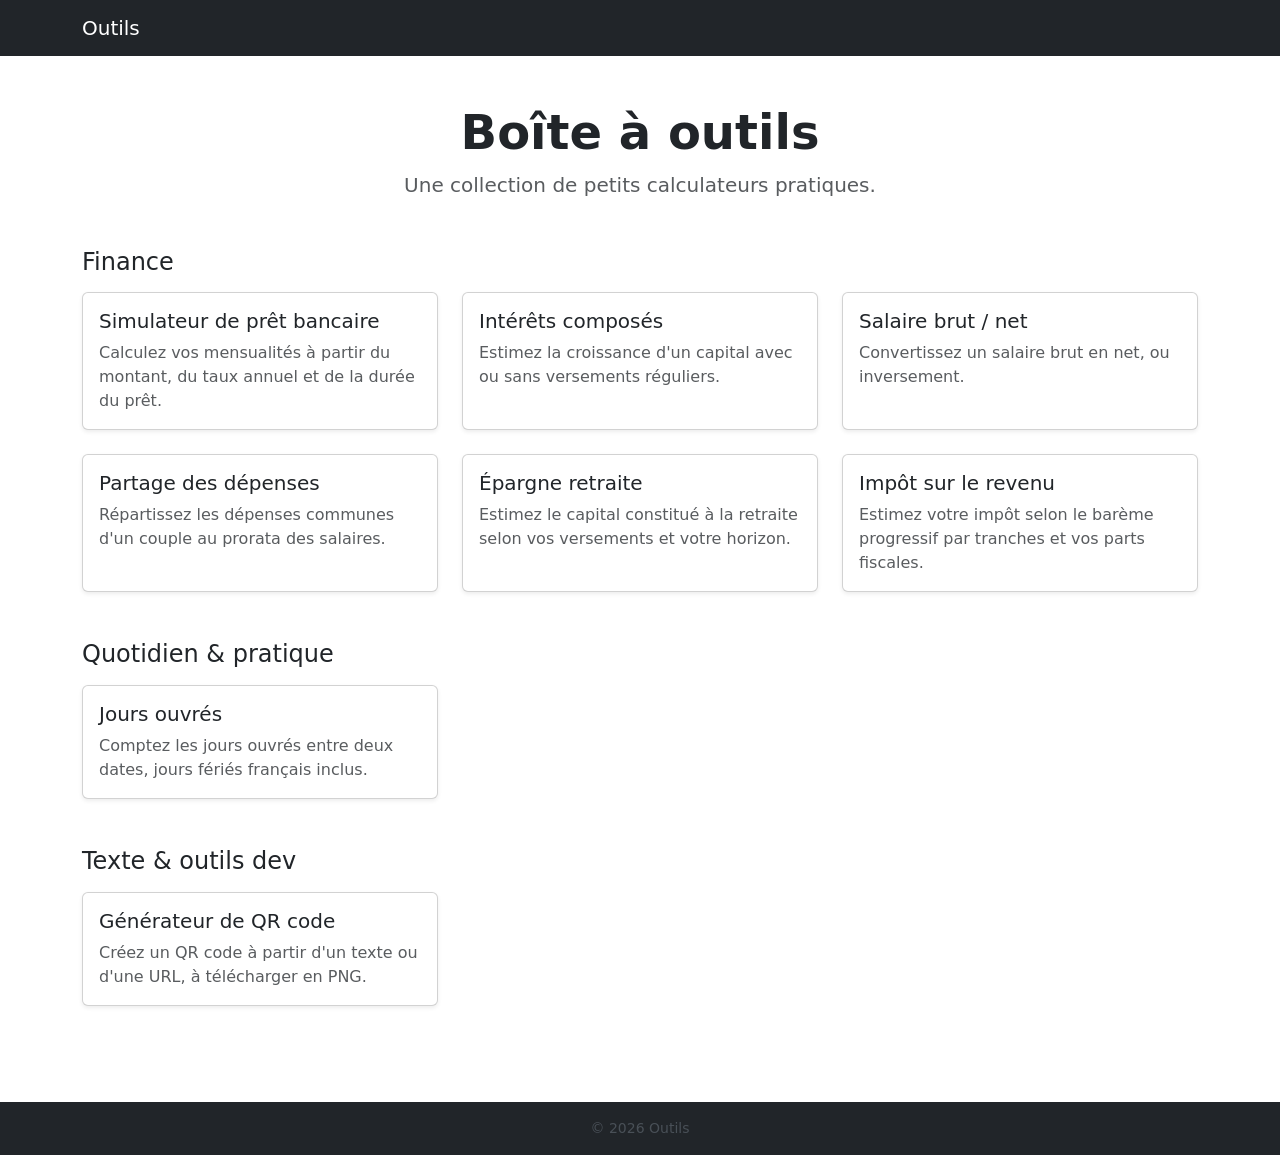
<file: index.html>
<!doctype html>
<html lang="fr">
<head>
  <meta charset="UTF-8">
  <meta name="viewport" content="width=device-width, initial-scale=1">
  <title>Outils &mdash; Boîte à outils</title>
  <link href="https://cdn.jsdelivr.net/npm/bootstrap@5.3.3/dist/css/bootstrap.min.css" rel="stylesheet">
  <link href="assets/css/style.css?v=1" rel="stylesheet">
</head>
<body>
<!-- Un commentaire pour tester-->
  <nav class="navbar navbar-expand-lg navbar-dark bg-dark">
    <div class="container">
      <a class="navbar-brand" href="index.html">Outils</a>
    </div>
  </nav>

  <main class="container py-5">
    <div class="text-center mb-5">
      <h1 class="display-5 fw-bold">Boîte à outils</h1>
      <p class="lead text-body-secondary">Une collection de petits calculateurs pratiques.</p>
    </div>

    <section class="mb-5">
      <h2 class="h4 mb-3">Finance</h2>
      <div class="row row-cols-1 row-cols-md-3 g-4">
        <div class="col">
          <a href="pret/index.html" class="text-decoration-none text-reset">
            <div class="card h-100 shadow-sm tool-card">
              <div class="card-body">
                <h5 class="card-title">Simulateur de prêt bancaire</h5>
                <p class="card-text text-body-secondary">Calculez vos mensualités à partir du montant, du taux annuel et de la durée du prêt.</p>
              </div>
            </div>
          </a>
        </div>

        <div class="col">
          <a href="interets-composes/index.html" class="text-decoration-none text-reset">
            <div class="card h-100 shadow-sm tool-card">
              <div class="card-body">
                <h5 class="card-title">Intérêts composés</h5>
                <p class="card-text text-body-secondary">Estimez la croissance d'un capital avec ou sans versements réguliers.</p>
              </div>
            </div>
          </a>
        </div>

        <div class="col">
          <a href="salaire/index.html" class="text-decoration-none text-reset">
            <div class="card h-100 shadow-sm tool-card">
              <div class="card-body">
                <h5 class="card-title">Salaire brut / net</h5>
                <p class="card-text text-body-secondary">Convertissez un salaire brut en net, ou inversement.</p>
              </div>
            </div>
          </a>
        </div>

        <div class="col">
          <a href="partage-depenses/index.html" class="text-decoration-none text-reset">
            <div class="card h-100 shadow-sm tool-card">
              <div class="card-body">
                <h5 class="card-title">Partage des dépenses</h5>
                <p class="card-text text-body-secondary">Répartissez les dépenses communes d'un couple au prorata des salaires.</p>
              </div>
            </div>
          </a>
        </div>

        <div class="col">
          <a href="epargne-retraite/index.html" class="text-decoration-none text-reset">
            <div class="card h-100 shadow-sm tool-card">
              <div class="card-body">
                <h5 class="card-title">Épargne retraite</h5>
                <p class="card-text text-body-secondary">Estimez le capital constitué à la retraite selon vos versements et votre horizon.</p>
              </div>
            </div>
          </a>
        </div>

        <div class="col">
          <a href="impot-revenu/index.html" class="text-decoration-none text-reset">
            <div class="card h-100 shadow-sm tool-card">
              <div class="card-body">
                <h5 class="card-title">Impôt sur le revenu</h5>
                <p class="card-text text-body-secondary">Estimez votre impôt selon le barème progressif par tranches et vos parts fiscales.</p>
              </div>
            </div>
          </a>
        </div>
      </div>
    </section>

    <section class="mb-5">
      <h2 class="h4 mb-3">Quotidien &amp; pratique</h2>
      <div class="row row-cols-1 row-cols-md-3 g-4">
        <div class="col">
          <a href="jours-ouvres/index.html" class="text-decoration-none text-reset">
            <div class="card h-100 shadow-sm tool-card">
              <div class="card-body">
                <h5 class="card-title">Jours ouvrés</h5>
                <p class="card-text text-body-secondary">Comptez les jours ouvrés entre deux dates, jours fériés français inclus.</p>
              </div>
            </div>
          </a>
        </div>
      </div>
    </section>

    <section class="mb-5">
      <h2 class="h4 mb-3">Texte &amp; outils dev</h2>
      <div class="row row-cols-1 row-cols-md-3 g-4">
        <div class="col">
          <a href="qr-code/index.html" class="text-decoration-none text-reset">
            <div class="card h-100 shadow-sm tool-card">
              <div class="card-body">
                <h5 class="card-title">Générateur de QR code</h5>
                <p class="card-text text-body-secondary">Créez un QR code à partir d'un texte ou d'une URL, à télécharger en PNG.</p>
              </div>
            </div>
          </a>
        </div>
      </div>
    </section>
  </main>

  <footer class="bg-dark text-light-emphasis py-3">
    <div class="container text-center small">
      &copy; <span id="year"></span> Outils
    </div>
  </footer>

  <script src="https://cdn.jsdelivr.net/npm/bootstrap@5.3.3/dist/js/bootstrap.bundle.min.js"></script>
  <script>
    document.getElementById('year').textContent = new Date().getFullYear();
  </script>
</body>
</html>
</file>
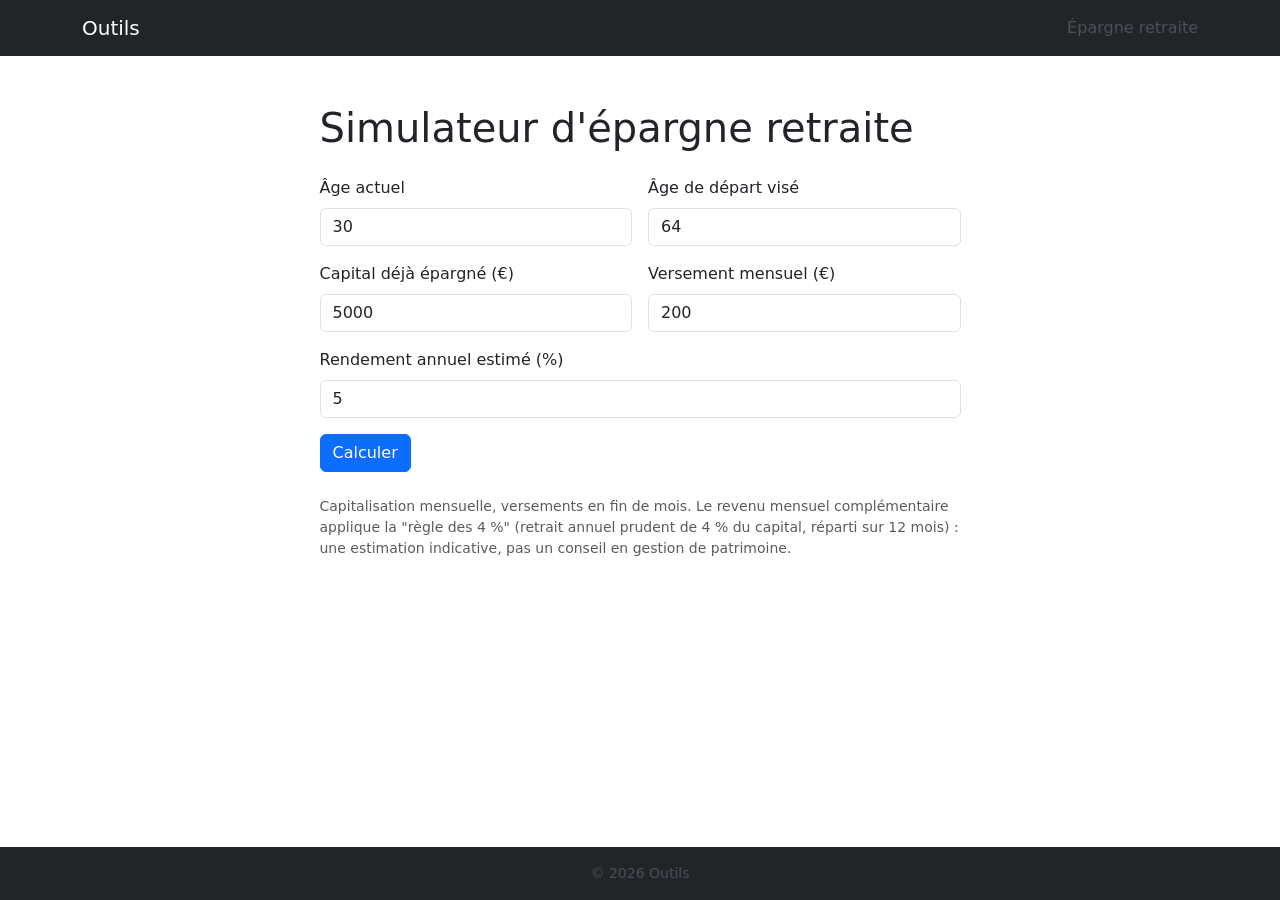
<file: epargne-retraite/index.html>
<!doctype html>
<html lang="fr">
<head>
  <meta charset="UTF-8">
  <meta name="viewport" content="width=device-width, initial-scale=1">
  <title>Épargne retraite &mdash; Outils</title>
  <link href="https://cdn.jsdelivr.net/npm/bootstrap@5.3.3/dist/css/bootstrap.min.css" rel="stylesheet">
  <link href="../assets/css/style.css?v=1" rel="stylesheet">
</head>
<body>

  <nav class="navbar navbar-expand-lg navbar-dark bg-dark">
    <div class="container">
      <a class="navbar-brand" href="../index.html">Outils</a>
      <span class="navbar-text text-light-emphasis">Épargne retraite</span>
    </div>
  </nav>

  <main class="container py-5">
    <div class="row justify-content-center">
      <div class="col-lg-7">
        <h1 class="mb-4">Simulateur d'épargne retraite</h1>

        <form id="retirement-form" class="row g-3" novalidate>
          <div class="col-sm-6">
            <label for="current-age" class="form-label">Âge actuel</label>
            <input type="number" class="form-control" id="current-age" min="0" max="100" step="1" value="30" required>
          </div>
          <div class="col-sm-6">
            <label for="retirement-age" class="form-label">Âge de départ visé</label>
            <input type="number" class="form-control" id="retirement-age" min="0" max="100" step="1" value="64" required>
          </div>
          <div class="col-sm-6">
            <label for="capital" class="form-label">Capital déjà épargné (&euro;)</label>
            <input type="number" class="form-control" id="capital" min="0" step="10" value="5000" required>
          </div>
          <div class="col-sm-6">
            <label for="contribution" class="form-label">Versement mensuel (&euro;)</label>
            <input type="number" class="form-control" id="contribution" min="0" step="10" value="200" required>
          </div>
          <div class="col-12">
            <label for="rate" class="form-label">Rendement annuel estimé (%)</label>
            <input type="number" class="form-control" id="rate" min="0" step="0.1" value="5" required>
          </div>
          <div class="col-12">
            <button type="submit" class="btn btn-primary">Calculer</button>
          </div>
        </form>

        <div id="result" class="result-box p-4 mt-4 d-none">
          <div class="row text-center">
            <div class="col-6 col-md-3 mb-3 mb-md-0">
              <div class="text-body-secondary small">Durée d'épargne</div>
              <div class="fs-5 fw-semibold" id="duration">&mdash;</div>
            </div>
            <div class="col-6 col-md-3 mb-3 mb-md-0">
              <div class="text-body-secondary small">Total versé</div>
              <div class="fs-5 fw-semibold" id="total-contributed">&mdash;</div>
            </div>
            <div class="col-6 col-md-3">
              <div class="text-body-secondary small">Capital à la retraite</div>
              <div class="fs-5 fw-semibold" id="final-amount">&mdash;</div>
            </div>
            <div class="col-6 col-md-3">
              <div class="text-body-secondary small">Revenu mensuel compl.</div>
              <div class="fs-5 fw-semibold" id="monthly-income">&mdash;</div>
            </div>
          </div>
        </div>

        <p class="text-body-secondary small mt-4">
          Capitalisation mensuelle, versements en fin de mois. Le revenu mensuel complémentaire applique la
          "règle des 4 %" (retrait annuel prudent de 4 % du capital, réparti sur 12 mois) : une estimation
          indicative, pas un conseil en gestion de patrimoine.
        </p>
      </div>
    </div>
  </main>

  <footer class="bg-dark text-light-emphasis py-3 mt-auto">
    <div class="container text-center small">
      &copy; <span id="year"></span> Outils
    </div>
  </footer>

  <script src="https://cdn.jsdelivr.net/npm/bootstrap@5.3.3/dist/js/bootstrap.bundle.min.js"></script>
  <script src="script.js?v=1"></script>
  <script>
    document.getElementById('year').textContent = new Date().getFullYear();
  </script>
</body>
</html>
</file>
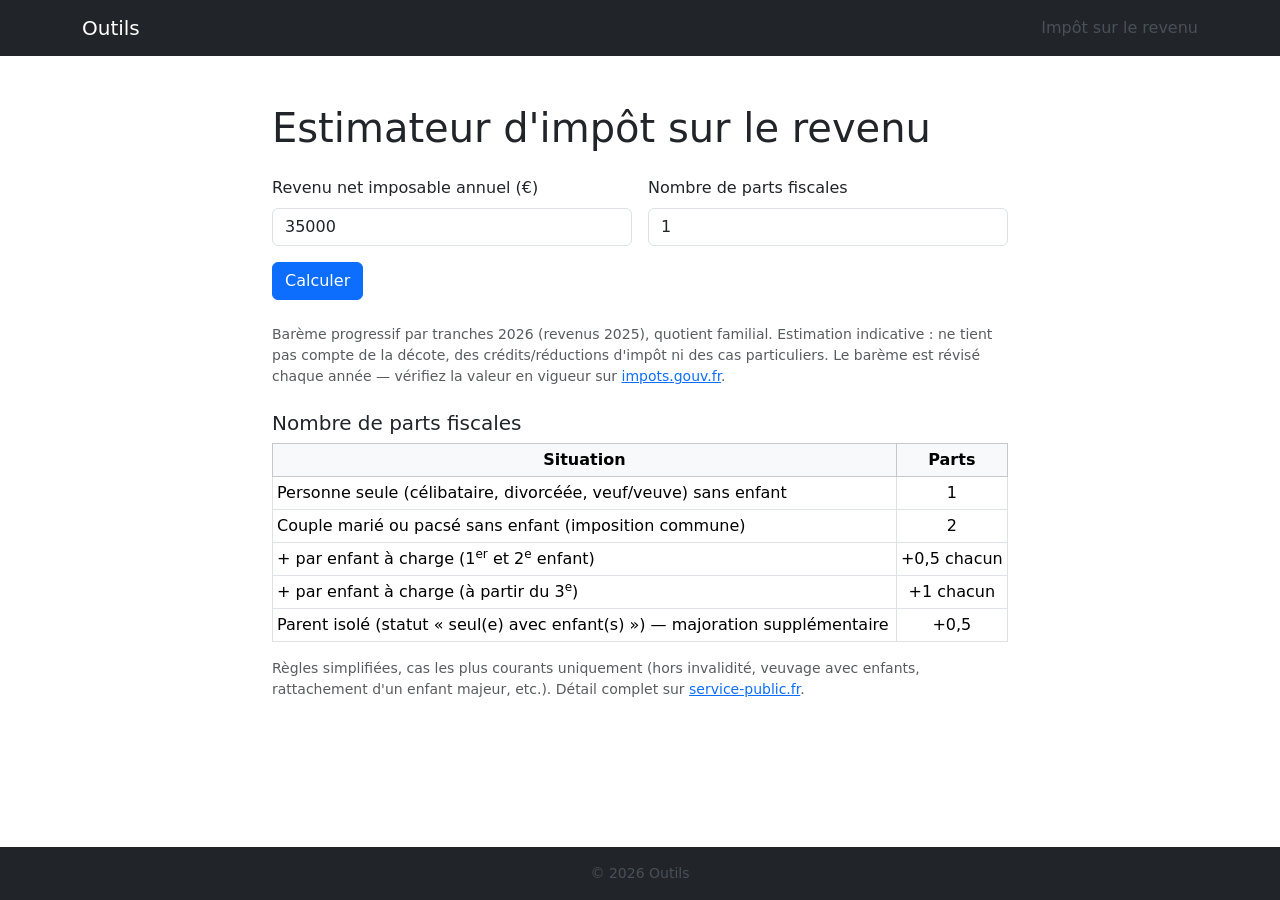
<file: impot-revenu/index.html>
<!doctype html>
<html lang="fr">
<head>
  <meta charset="UTF-8">
  <meta name="viewport" content="width=device-width, initial-scale=1">
  <title>Impôt sur le revenu &mdash; Outils</title>
  <link href="https://cdn.jsdelivr.net/npm/bootstrap@5.3.3/dist/css/bootstrap.min.css" rel="stylesheet">
  <link href="../assets/css/style.css?v=1" rel="stylesheet">
</head>
<body>

  <nav class="navbar navbar-expand-lg navbar-dark bg-dark">
    <div class="container">
      <a class="navbar-brand" href="../index.html">Outils</a>
      <span class="navbar-text text-light-emphasis">Impôt sur le revenu</span>
    </div>
  </nav>

  <main class="container py-5">
    <div class="row justify-content-center">
      <div class="col-lg-8">
        <h1 class="mb-4">Estimateur d'impôt sur le revenu</h1>

        <form id="tax-form" class="row g-3" novalidate>
          <div class="col-sm-6">
            <label for="income" class="form-label">Revenu net imposable annuel (&euro;)</label>
            <input type="number" class="form-control" id="income" min="0" step="10" value="35000" required>
          </div>
          <div class="col-sm-6">
            <label for="parts" class="form-label">Nombre de parts fiscales</label>
            <input type="number" class="form-control" id="parts" min="1" step="0.5" value="1" required>
          </div>
          <div class="col-12">
            <button type="submit" class="btn btn-primary">Calculer</button>
          </div>
        </form>

        <div id="result" class="mt-4 d-none">
          <div class="result-box p-4">
            <div class="row text-center">
              <div class="col-4">
                <div class="text-body-secondary small">Impôt estimé</div>
                <div class="fs-5 fw-semibold" id="total-tax">&mdash;</div>
              </div>
              <div class="col-4">
                <div class="text-body-secondary small">Taux moyen</div>
                <div class="fs-5 fw-semibold" id="average-rate">&mdash;</div>
              </div>
              <div class="col-4">
                <div class="text-body-secondary small">Taux marginal</div>
                <div class="fs-5 fw-semibold" id="marginal-rate">&mdash;</div>
              </div>
            </div>
          </div>

          <div class="table-responsive mt-4">
            <table class="table table-bordered align-middle text-center">
              <thead class="table-light">
                <tr>
                  <th scope="col">Tranche (par part)</th>
                  <th scope="col">Taux</th>
                  <th scope="col">Base imposable (par part)</th>
                  <th scope="col">Impôt (par part)</th>
                </tr>
              </thead>
              <tbody id="bracket-rows"></tbody>
            </table>
          </div>
          <p class="text-body-secondary small">
            Impôt total = impôt par part &times; nombre de parts = <span id="tax-formula">&mdash;</span>
          </p>
        </div>

        <p class="text-body-secondary small mt-4">
          Barème progressif par tranches 2026 (revenus 2025), quotient familial. Estimation indicative :
          ne tient pas compte de la décote, des crédits/réductions d'impôt ni des cas particuliers. Le
          barème est révisé chaque année — vérifiez la valeur en vigueur sur
          <a href="https://www.impots.gouv.fr/particulier/questions/comment-est-calcule-mon-impot" target="_blank" rel="noopener">impots.gouv.fr</a>.
        </p>

        <h2 class="h5 mt-4">Nombre de parts fiscales</h2>
        <div class="table-responsive">
          <table class="table table-bordered align-middle text-center table-sm">
            <thead class="table-light">
              <tr>
                <th scope="col">Situation</th>
                <th scope="col">Parts</th>
              </tr>
            </thead>
            <tbody>
              <tr>
                <td class="text-start">Personne seule (célibataire, divorcé&eacute;e, veuf/veuve) sans enfant</td>
                <td>1</td>
              </tr>
              <tr>
                <td class="text-start">Couple mari&eacute; ou pacs&eacute; sans enfant (imposition commune)</td>
                <td>2</td>
              </tr>
              <tr>
                <td class="text-start">+ par enfant &agrave; charge (1<sup>er</sup> et 2<sup>e</sup> enfant)</td>
                <td>+0,5 chacun</td>
              </tr>
              <tr>
                <td class="text-start">+ par enfant &agrave; charge (&agrave; partir du 3<sup>e</sup>)</td>
                <td>+1 chacun</td>
              </tr>
              <tr>
                <td class="text-start">Parent isol&eacute; (statut &laquo;&nbsp;seul(e) avec enfant(s)&nbsp;&raquo;) &mdash; majoration suppl&eacute;mentaire</td>
                <td>+0,5</td>
              </tr>
            </tbody>
          </table>
        </div>
        <p class="text-body-secondary small">
          Règles simplifiées, cas les plus courants uniquement (hors invalidité, veuvage avec enfants,
          rattachement d'un enfant majeur, etc.). Détail complet sur
          <a href="https://www.service-public.gouv.fr/particuliers/vosdroits/F1419" target="_blank" rel="noopener">service-public.fr</a>.
        </p>
      </div>
    </div>
  </main>

  <footer class="bg-dark text-light-emphasis py-3 mt-auto">
    <div class="container text-center small">
      &copy; <span id="year"></span> Outils
    </div>
  </footer>

  <script src="https://cdn.jsdelivr.net/npm/bootstrap@5.3.3/dist/js/bootstrap.bundle.min.js"></script>
  <script src="script.js?v=3"></script>
  <script>
    document.getElementById('year').textContent = new Date().getFullYear();
  </script>
</body>
</html>
</file>
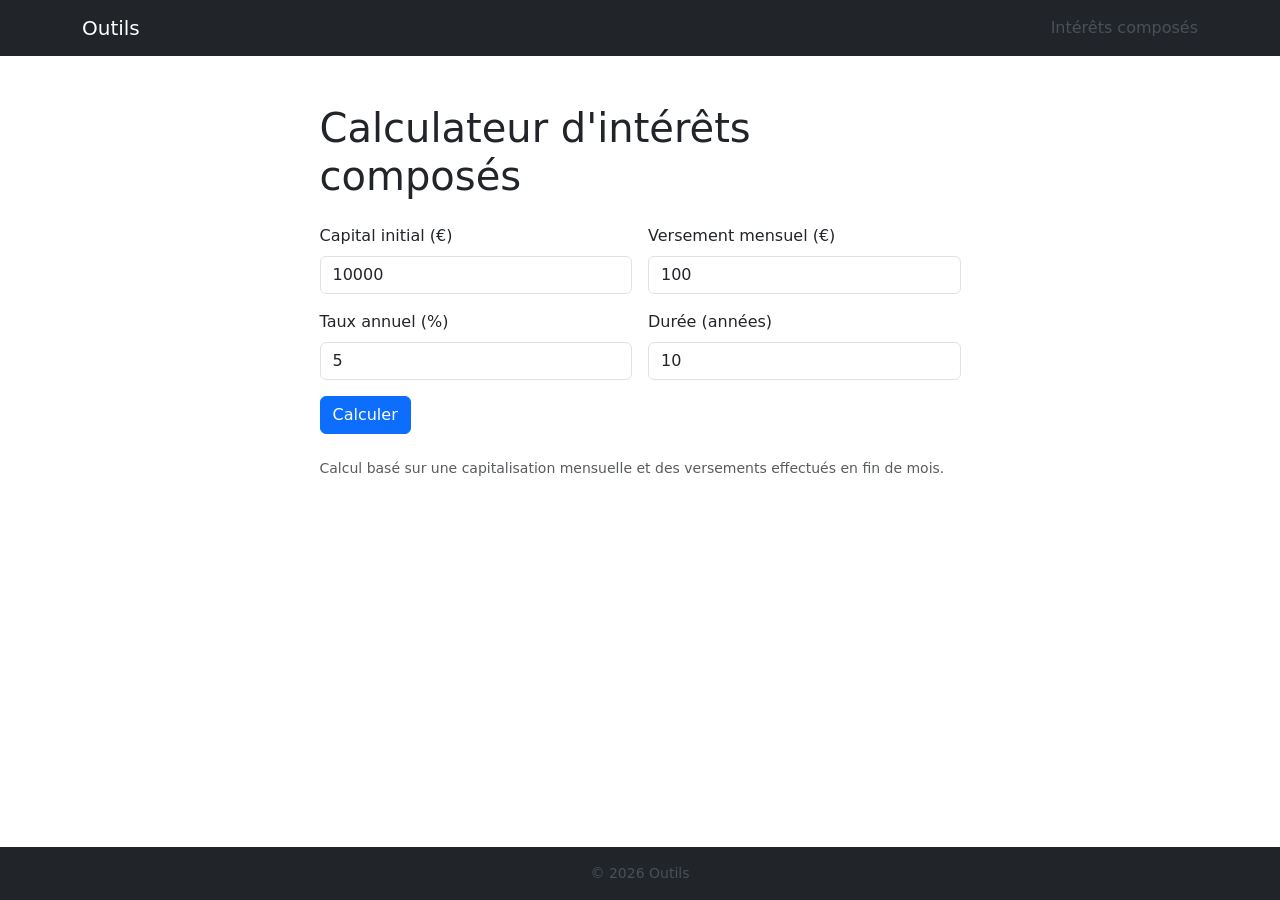
<file: interets-composes/index.html>
<!doctype html>
<html lang="fr">
<head>
  <meta charset="UTF-8">
  <meta name="viewport" content="width=device-width, initial-scale=1">
  <title>Intérêts composés &mdash; Outils</title>
  <link href="https://cdn.jsdelivr.net/npm/bootstrap@5.3.3/dist/css/bootstrap.min.css" rel="stylesheet">
  <link href="../assets/css/style.css?v=1" rel="stylesheet">
</head>
<body>

  <nav class="navbar navbar-expand-lg navbar-dark bg-dark">
    <div class="container">
      <a class="navbar-brand" href="../index.html">Outils</a>
      <span class="navbar-text text-light-emphasis">Intérêts composés</span>
    </div>
  </nav>

  <main class="container py-5">
    <div class="row justify-content-center">
      <div class="col-lg-7">
        <h1 class="mb-4">Calculateur d'intérêts composés</h1>

        <form id="compound-form" class="row g-3" novalidate>
          <div class="col-sm-6">
            <label for="principal" class="form-label">Capital initial (&euro;)</label>
            <input type="number" class="form-control" id="principal" min="0" step="10" value="10000" required>
          </div>
          <div class="col-sm-6">
            <label for="contribution" class="form-label">Versement mensuel (&euro;)</label>
            <input type="number" class="form-control" id="contribution" min="0" step="10" value="100">
          </div>
          <div class="col-sm-6">
            <label for="rate" class="form-label">Taux annuel (%)</label>
            <input type="number" class="form-control" id="rate" min="0" step="0.1" value="5" required>
          </div>
          <div class="col-sm-6">
            <label for="years" class="form-label">Durée (années)</label>
            <input type="number" class="form-control" id="years" min="1" step="1" value="10" required>
          </div>
          <div class="col-12">
            <button type="submit" class="btn btn-primary">Calculer</button>
          </div>
        </form>

        <div id="result" class="result-box p-4 mt-4 d-none">
          <div class="row text-center">
            <div class="col-md-4 mb-3 mb-md-0">
              <div class="text-body-secondary small">Montant final</div>
              <div class="fs-4 fw-semibold" id="final-amount">&mdash;</div>
            </div>
            <div class="col-md-4 mb-3 mb-md-0">
              <div class="text-body-secondary small">Total versé</div>
              <div class="fs-4 fw-semibold" id="total-contributed">&mdash;</div>
            </div>
            <div class="col-md-4">
              <div class="text-body-secondary small">Intérêts gagnés</div>
              <div class="fs-4 fw-semibold" id="total-interest">&mdash;</div>
            </div>
          </div>
        </div>

        <p class="text-body-secondary small mt-4">
          Calcul basé sur une capitalisation mensuelle et des versements effectués en fin de mois.
        </p>
      </div>
    </div>
  </main>

  <footer class="bg-dark text-light-emphasis py-3 mt-auto">
    <div class="container text-center small">
      &copy; <span id="year"></span> Outils
    </div>
  </footer>

  <script src="https://cdn.jsdelivr.net/npm/bootstrap@5.3.3/dist/js/bootstrap.bundle.min.js"></script>
  <script src="script.js?v=1"></script>
  <script>
    document.getElementById('year').textContent = new Date().getFullYear();
  </script>
</body>
</html>
</file>
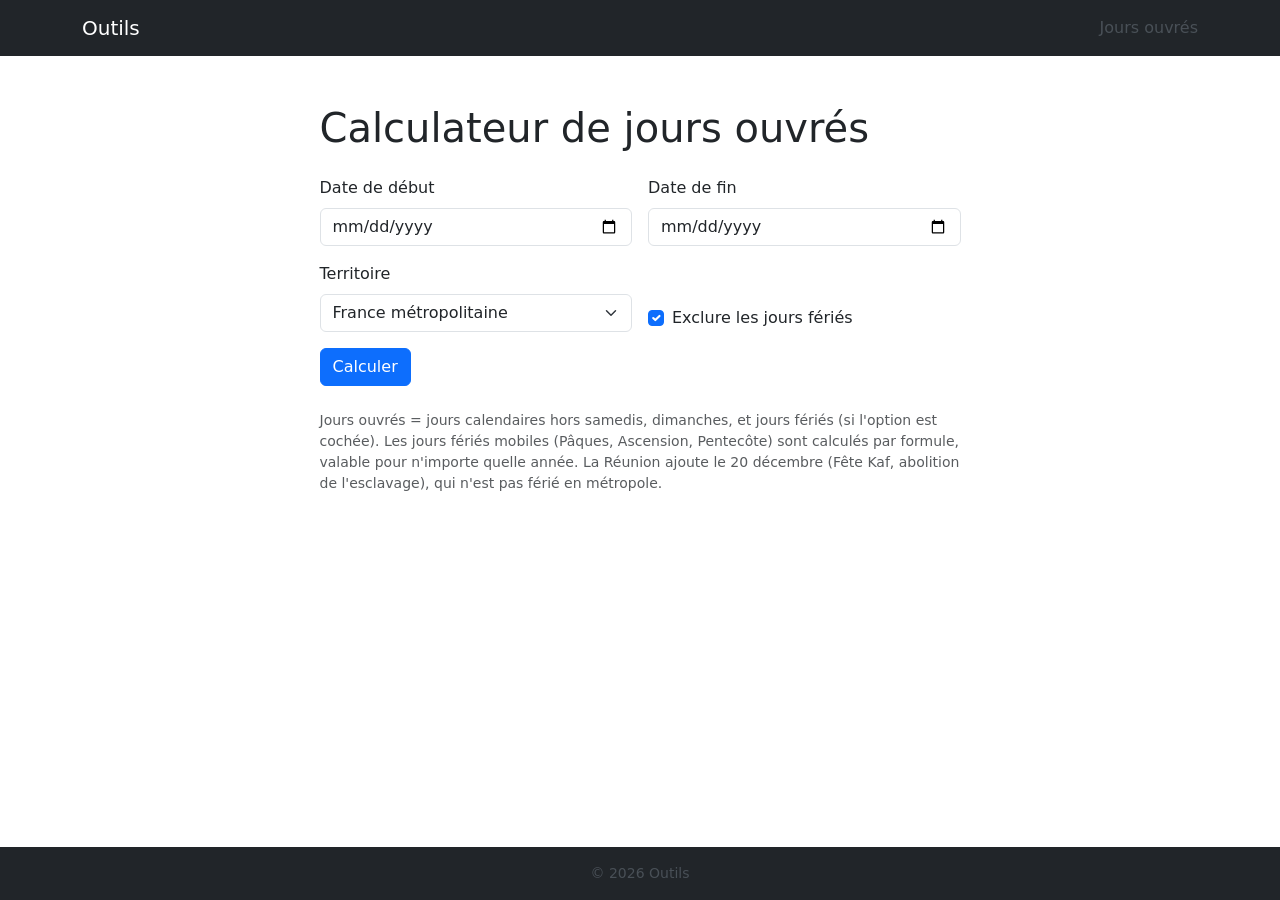
<file: jours-ouvres/index.html>
<!doctype html>
<html lang="fr">
<head>
  <meta charset="UTF-8">
  <meta name="viewport" content="width=device-width, initial-scale=1">
  <title>Jours ouvrés &mdash; Outils</title>
  <link href="https://cdn.jsdelivr.net/npm/bootstrap@5.3.3/dist/css/bootstrap.min.css" rel="stylesheet">
  <link href="../assets/css/style.css?v=1" rel="stylesheet">
</head>
<body>

  <nav class="navbar navbar-expand-lg navbar-dark bg-dark">
    <div class="container">
      <a class="navbar-brand" href="../index.html">Outils</a>
      <span class="navbar-text text-light-emphasis">Jours ouvrés</span>
    </div>
  </nav>

  <main class="container py-5">
    <div class="row justify-content-center">
      <div class="col-lg-7">
        <h1 class="mb-4">Calculateur de jours ouvrés</h1>

        <form id="days-form" class="row g-3" novalidate>
          <div class="col-sm-6">
            <label for="start-date" class="form-label">Date de début</label>
            <input type="date" class="form-control" id="start-date" required>
          </div>
          <div class="col-sm-6">
            <label for="end-date" class="form-label">Date de fin</label>
            <input type="date" class="form-control" id="end-date" required>
          </div>
          <div class="col-sm-6">
            <label for="territory" class="form-label">Territoire</label>
            <select class="form-select" id="territory">
              <option value="metropole" selected>France métropolitaine</option>
              <option value="reunion">La Réunion</option>
            </select>
          </div>
          <div class="col-sm-6 d-flex align-items-end">
            <div class="form-check">
              <input class="form-check-input" type="checkbox" id="exclude-holidays" checked>
              <label class="form-check-label" for="exclude-holidays">
                Exclure les jours fériés
              </label>
            </div>
          </div>
          <div class="col-12">
            <button type="submit" class="btn btn-primary">Calculer</button>
          </div>
        </form>

        <div id="result" class="mt-4 d-none">
          <div class="result-box p-4">
            <div class="row text-center">
              <div class="col-4">
                <div class="text-body-secondary small">Jours calendaires</div>
                <div class="fs-5 fw-semibold" id="calendar-days">&mdash;</div>
              </div>
              <div class="col-4">
                <div class="text-body-secondary small">Week-ends exclus</div>
                <div class="fs-5 fw-semibold" id="weekend-days">&mdash;</div>
              </div>
              <div class="col-4">
                <div class="text-body-secondary small">Jours ouvrés</div>
                <div class="fs-5 fw-semibold" id="working-days">&mdash;</div>
              </div>
            </div>
          </div>

          <div id="holidays-section" class="mt-4 d-none">
            <h2 class="h6">Jours fériés dans la période (exclus du calcul)</h2>
            <ul id="holidays-list" class="list-group"></ul>
          </div>
        </div>

        <p class="text-body-secondary small mt-4">
          Jours ouvrés = jours calendaires hors samedis, dimanches, et jours fériés (si l'option est cochée).
          Les jours fériés mobiles (Pâques, Ascension, Pentecôte) sont calculés par formule, valable pour
          n'importe quelle année. La Réunion ajoute le 20 décembre (Fête Kaf, abolition de l'esclavage), qui
          n'est pas férié en métropole.
        </p>
      </div>
    </div>
  </main>

  <footer class="bg-dark text-light-emphasis py-3 mt-auto">
    <div class="container text-center small">
      &copy; <span id="year"></span> Outils
    </div>
  </footer>

  <script src="https://cdn.jsdelivr.net/npm/bootstrap@5.3.3/dist/js/bootstrap.bundle.min.js"></script>
  <script src="script.js?v=1"></script>
  <script>
    document.getElementById('year').textContent = new Date().getFullYear();
  </script>
</body>
</html>
</file>
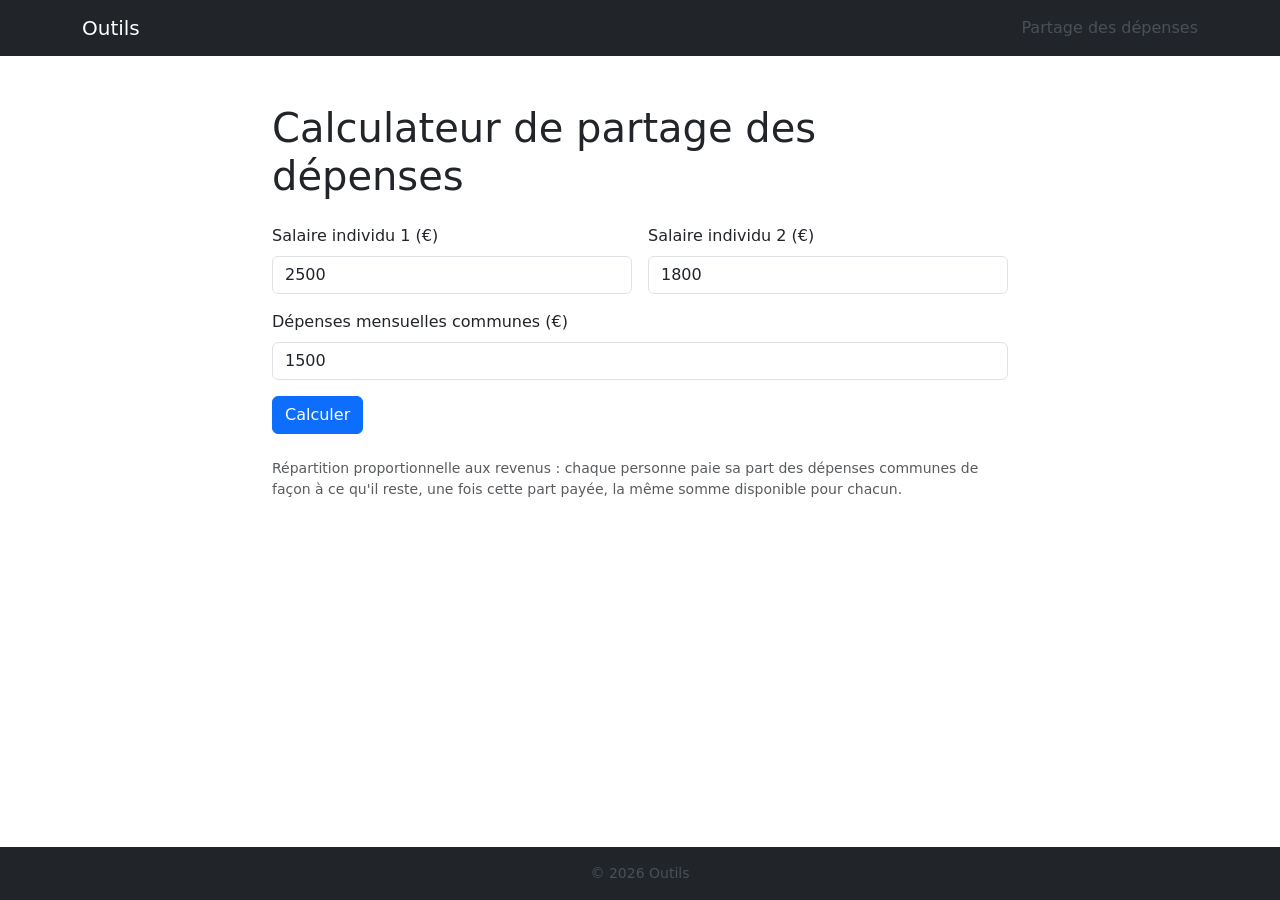
<file: partage-depenses/index.html>
<!doctype html>
<html lang="fr">
<head>
  <meta charset="UTF-8">
  <meta name="viewport" content="width=device-width, initial-scale=1">
  <title>Partage des dépenses &mdash; Outils</title>
  <link href="https://cdn.jsdelivr.net/npm/bootstrap@5.3.3/dist/css/bootstrap.min.css" rel="stylesheet">
  <link href="../assets/css/style.css?v=1" rel="stylesheet">
</head>
<body>

  <nav class="navbar navbar-expand-lg navbar-dark bg-dark">
    <div class="container">
      <a class="navbar-brand" href="../index.html">Outils</a>
      <span class="navbar-text text-light-emphasis">Partage des dépenses</span>
    </div>
  </nav>

  <main class="container py-5">
    <div class="row justify-content-center">
      <div class="col-lg-8">
        <h1 class="mb-4">Calculateur de partage des dépenses</h1>

        <form id="split-form" class="row g-3" novalidate>
          <div class="col-sm-6">
            <label for="salary1" class="form-label">Salaire individu 1 (&euro;)</label>
            <input type="number" class="form-control" id="salary1" min="0" step="10" value="2500" required>
          </div>
          <div class="col-sm-6">
            <label for="salary2" class="form-label">Salaire individu 2 (&euro;)</label>
            <input type="number" class="form-control" id="salary2" min="0" step="10" value="1800" required>
          </div>
          <div class="col-12">
            <label for="expenses" class="form-label">Dépenses mensuelles communes (&euro;)</label>
            <input type="number" class="form-control" id="expenses" min="0" step="10" value="1500" required>
          </div>
          <div class="col-12">
            <button type="submit" class="btn btn-primary">Calculer</button>
          </div>
        </form>

        <div id="result" class="mt-4 d-none">
          <div class="result-box p-4">
            <div class="row text-center">
              <div class="col-6 col-md-3 mb-3 mb-md-0">
                <div class="text-body-secondary small">Revenu total</div>
                <div class="fs-5 fw-semibold" id="total-income">&mdash;</div>
              </div>
              <div class="col-6 col-md-3 mb-3 mb-md-0">
                <div class="text-body-secondary small">Dépenses communes</div>
                <div class="fs-5 fw-semibold" id="total-expenses">&mdash;</div>
              </div>
              <div class="col-6 col-md-3">
                <div class="text-body-secondary small">Reste (foyer)</div>
                <div class="fs-5 fw-semibold" id="total-rest">&mdash;</div>
              </div>
              <div class="col-6 col-md-3">
                <div class="text-body-secondary small">Reste individuel</div>
                <div class="fs-5 fw-semibold" id="individual-rest">&mdash;</div>
              </div>
            </div>
          </div>

          <div class="table-responsive mt-4">
            <table class="table table-bordered align-middle text-center">
              <thead class="table-light">
                <tr>
                  <th scope="col">Détail du calcul</th>
                  <th scope="col">Individu 1</th>
                  <th scope="col">Individu 2</th>
                </tr>
              </thead>
              <tbody>
                <tr>
                  <th scope="row" class="text-start">Salaire</th>
                  <td id="row-salary-1">&mdash;</td>
                  <td id="row-salary-2">&mdash;</td>
                </tr>
                <tr>
                  <th scope="row" class="text-start">&minus; Reste individuel</th>
                  <td id="row-individual-rest-1">&mdash;</td>
                  <td id="row-individual-rest-2">&mdash;</td>
                </tr>
                <tr class="table-primary fw-semibold">
                  <th scope="row" class="text-start">= Part à payer sur les dépenses communes</th>
                  <td id="row-share-1">&mdash;</td>
                  <td id="row-share-2">&mdash;</td>
                </tr>
                <tr class="text-body-secondary">
                  <th scope="row" class="text-start">Reste après sa part (contrôle)</th>
                  <td id="row-check-1">&mdash;</td>
                  <td id="row-check-2">&mdash;</td>
                </tr>
              </tbody>
            </table>
          </div>

          <p id="negative-note" class="text-body-secondary small mt-3 d-none">
            Une part à payer négative signifie que cet individu gagne moins que le reste individuel visé :
            l'autre personne doit alors couvrir toutes les dépenses communes et lui reverser la différence
            pour équilibrer.
          </p>
        </div>

        <p class="text-body-secondary small mt-4">
          Répartition proportionnelle aux revenus : chaque personne paie sa part des dépenses communes de
          façon à ce qu'il reste, une fois cette part payée, la même somme disponible pour chacun.
        </p>
      </div>
    </div>
  </main>

  <footer class="bg-dark text-light-emphasis py-3 mt-auto">
    <div class="container text-center small">
      &copy; <span id="year"></span> Outils
    </div>
  </footer>

  <script src="https://cdn.jsdelivr.net/npm/bootstrap@5.3.3/dist/js/bootstrap.bundle.min.js"></script>
  <script src="script.js?v=1"></script>
  <script>
    document.getElementById('year').textContent = new Date().getFullYear();
  </script>
</body>
</html>
</file>
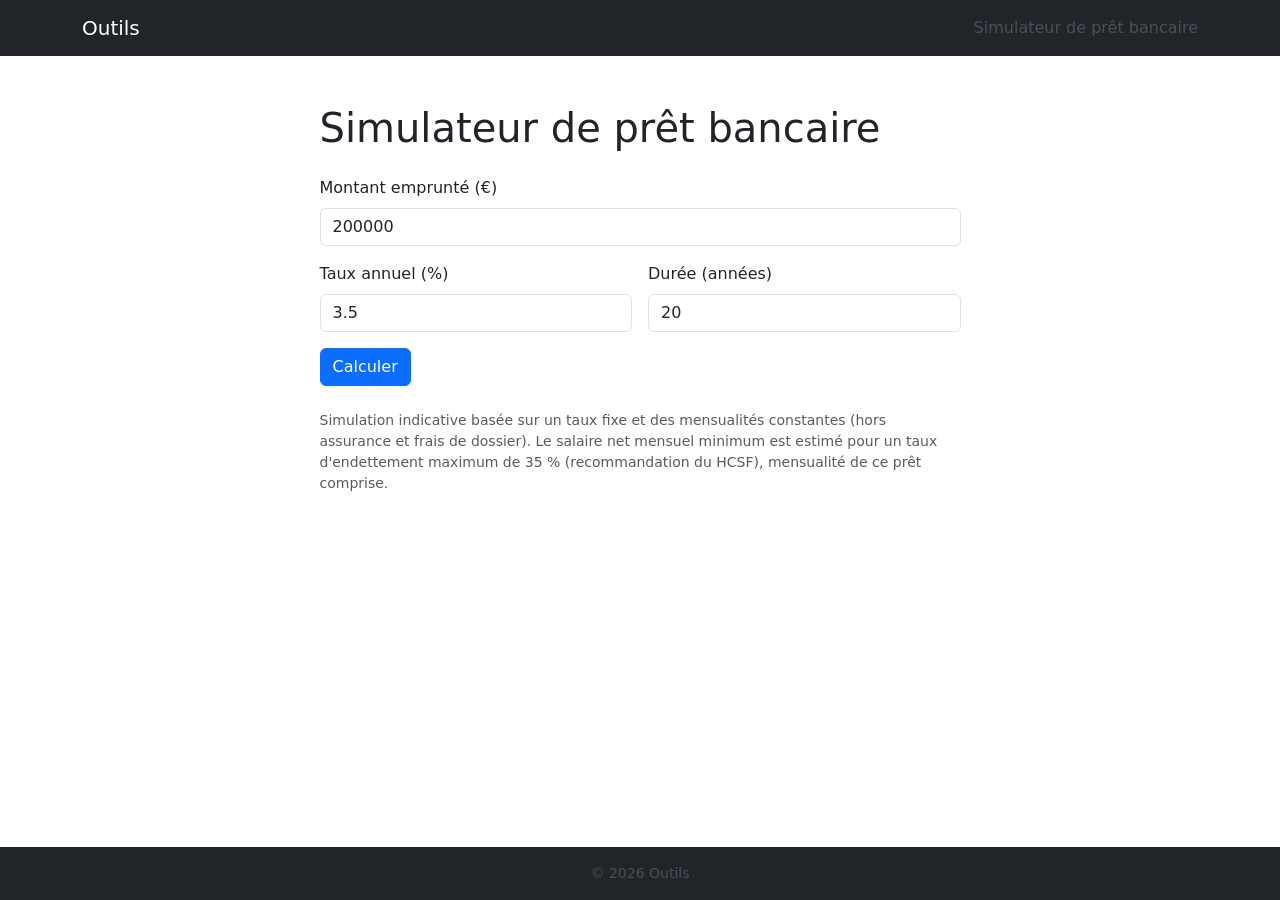
<file: pret/index.html>
<!doctype html>
<html lang="fr">
<head>
  <meta charset="UTF-8">
  <meta name="viewport" content="width=device-width, initial-scale=1">
  <title>Simulateur de prêt bancaire &mdash; Outils</title>
  <link href="https://cdn.jsdelivr.net/npm/bootstrap@5.3.3/dist/css/bootstrap.min.css" rel="stylesheet">
  <link href="../assets/css/style.css?v=1" rel="stylesheet">
</head>
<body>

  <nav class="navbar navbar-expand-lg navbar-dark bg-dark">
    <div class="container">
      <a class="navbar-brand" href="../index.html">Outils</a>
      <span class="navbar-text text-light-emphasis">Simulateur de prêt bancaire</span>
    </div>
  </nav>

  <main class="container py-5">
    <div class="row justify-content-center">
      <div class="col-lg-7">
        <h1 class="mb-4">Simulateur de prêt bancaire</h1>

        <form id="loan-form" class="row g-3" novalidate>
          <div class="col-12">
            <label for="amount" class="form-label">Montant emprunté (&euro;)</label>
            <input type="number" class="form-control" id="amount" min="0" step="10" value="200000" required>
          </div>
          <div class="col-sm-6">
            <label for="rate" class="form-label">Taux annuel (%)</label>
            <input type="number" class="form-control" id="rate" min="0" step="0.01" value="3.5" required>
          </div>
          <div class="col-sm-6">
            <label for="years" class="form-label">Durée (années)</label>
            <input type="number" class="form-control" id="years" min="1" step="1" value="20" required>
          </div>
          <div class="col-12">
            <button type="submit" class="btn btn-primary">Calculer</button>
          </div>
        </form>

        <div id="result" class="result-box p-4 mt-4 d-none">
          <div class="row text-center">
            <div class="col-6 col-md-3 mb-3 mb-md-0">
              <div class="text-body-secondary small">Mensualité</div>
              <div class="fs-4 fw-semibold" id="monthly-payment">&mdash;</div>
            </div>
            <div class="col-6 col-md-3 mb-3 mb-md-0">
              <div class="text-body-secondary small">Coût total du crédit</div>
              <div class="fs-4 fw-semibold" id="total-interest">&mdash;</div>
            </div>
            <div class="col-6 col-md-3">
              <div class="text-body-secondary small">Montant total remboursé</div>
              <div class="fs-4 fw-semibold" id="total-paid">&mdash;</div>
            </div>
            <div class="col-6 col-md-3">
              <div class="text-body-secondary small">Salaire net mensuel minimum</div>
              <div class="fs-4 fw-semibold" id="min-income">&mdash;</div>
            </div>
          </div>
        </div>

        <p class="text-body-secondary small mt-4">
          Simulation indicative basée sur un taux fixe et des mensualités constantes (hors assurance et frais de dossier).
          Le salaire net mensuel minimum est estimé pour un taux d'endettement maximum de 35 % (recommandation du HCSF), mensualité de ce prêt comprise.
        </p>
      </div>
    </div>
  </main>

  <footer class="bg-dark text-light-emphasis py-3 mt-auto">
    <div class="container text-center small">
      &copy; <span id="year"></span> Outils
    </div>
  </footer>

  <script src="https://cdn.jsdelivr.net/npm/bootstrap@5.3.3/dist/js/bootstrap.bundle.min.js"></script>
  <script src="script.js?v=2"></script>
  <script>
    document.getElementById('year').textContent = new Date().getFullYear();
  </script>
</body>
</html>
</file>
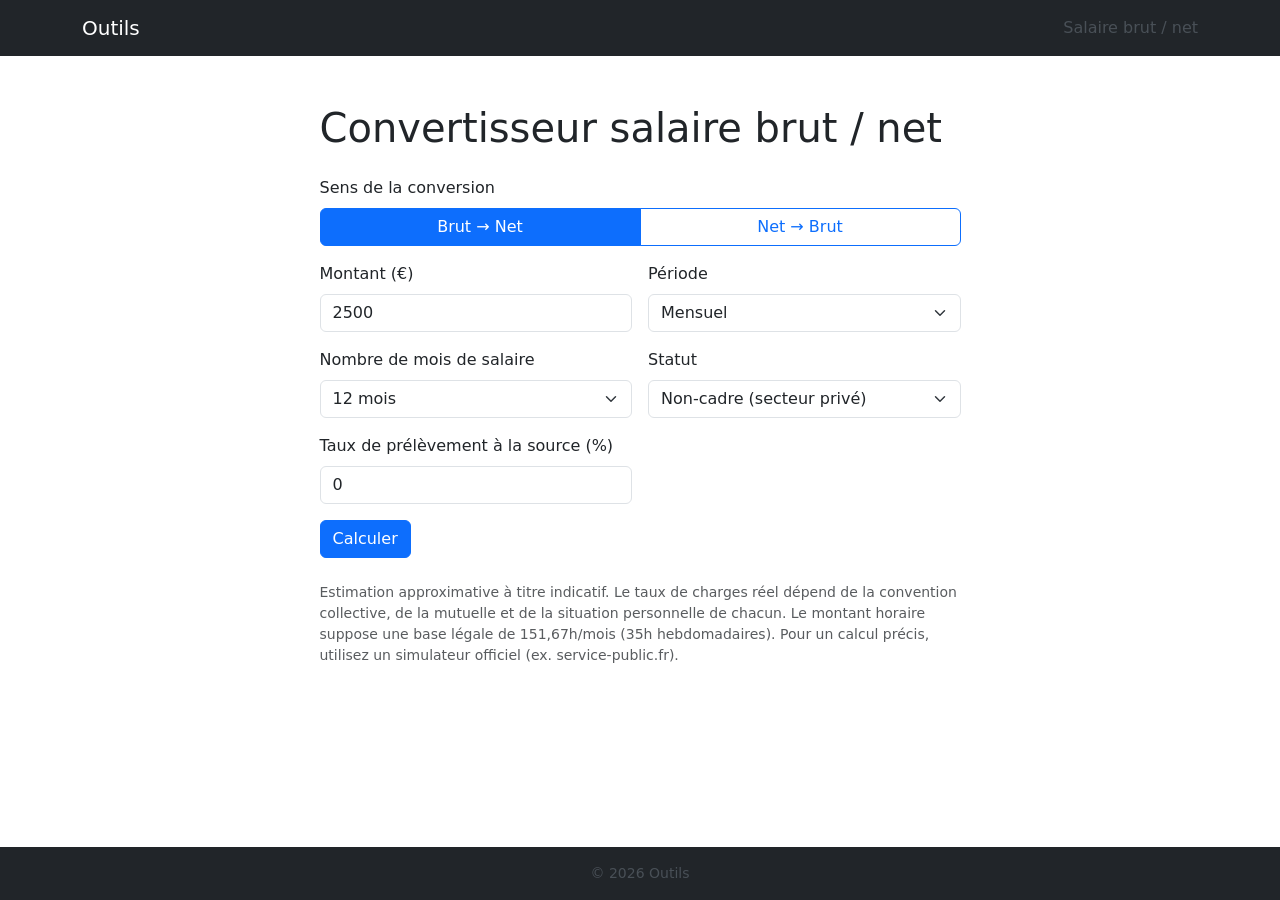
<file: salaire/index.html>
<!doctype html>
<html lang="fr">
<head>
  <meta charset="UTF-8">
  <meta name="viewport" content="width=device-width, initial-scale=1">
  <title>Salaire brut / net &mdash; Outils</title>
  <link href="https://cdn.jsdelivr.net/npm/bootstrap@5.3.3/dist/css/bootstrap.min.css" rel="stylesheet">
  <link href="../assets/css/style.css?v=1" rel="stylesheet">
</head>
<body>

  <nav class="navbar navbar-expand-lg navbar-dark bg-dark">
    <div class="container">
      <a class="navbar-brand" href="../index.html">Outils</a>
      <span class="navbar-text text-light-emphasis">Salaire brut / net</span>
    </div>
  </nav>

  <main class="container py-5">
    <div class="row justify-content-center">
      <div class="col-lg-7">
        <h1 class="mb-4">Convertisseur salaire brut / net</h1>

        <form id="salary-form" class="row g-3" novalidate>
          <div class="col-12">
            <label class="form-label d-block">Sens de la conversion</label>
            <div class="btn-group w-100" role="group">
              <input type="radio" class="btn-check" name="direction" id="dir-brut-net" value="brut-to-net" checked>
              <label class="btn btn-outline-primary" for="dir-brut-net">Brut &rarr; Net</label>

              <input type="radio" class="btn-check" name="direction" id="dir-net-brut" value="net-to-brut">
              <label class="btn btn-outline-primary" for="dir-net-brut">Net &rarr; Brut</label>
            </div>
          </div>

          <div class="col-sm-6">
            <label for="amount" class="form-label">Montant (&euro;)</label>
            <input type="number" class="form-control" id="amount" min="0" step="0.01" value="2500" required>
          </div>

          <div class="col-sm-6">
            <label for="period" class="form-label">Période</label>
            <select class="form-select" id="period">
              <option value="month" selected>Mensuel</option>
              <option value="year">Annuel</option>
              <option value="hour">Horaire</option>
            </select>
          </div>

          <div class="col-sm-6">
            <label for="months" class="form-label">Nombre de mois de salaire</label>
            <select class="form-select" id="months">
              <option value="12" selected>12 mois</option>
              <option value="13">13 mois</option>
              <option value="14">14 mois</option>
            </select>
          </div>

          <div class="col-sm-6">
            <label for="status" class="form-label">Statut</label>
            <select class="form-select" id="status">
              <option value="0.78" selected>Non-cadre (secteur privé)</option>
              <option value="0.75">Cadre (secteur privé)</option>
              <option value="0.85">Fonction publique</option>
            </select>
          </div>

          <div class="col-sm-6">
            <label for="tax-rate" class="form-label">Taux de prélèvement à la source (%)</label>
            <input type="number" class="form-control" id="tax-rate" min="0" max="100" step="0.1" value="0">
          </div>

          <div class="col-12">
            <button type="submit" class="btn btn-primary">Calculer</button>
          </div>
        </form>

        <div id="result" class="result-box p-4 mt-4 d-none">
          <div class="row text-center">
            <div class="col-6">
              <div class="text-body-secondary small" id="result-label">Salaire net</div>
              <div class="fs-3 fw-semibold" id="result-month">&mdash;</div>
              <div class="text-body-secondary small">par mois</div>
            </div>
            <div class="col-6">
              <div class="text-body-secondary small" id="result-label-year">Salaire net</div>
              <div class="fs-3 fw-semibold" id="result-year">&mdash;</div>
              <div class="text-body-secondary small">par an</div>
            </div>
          </div>
          <div id="result-after-tax" class="row text-center mt-3 pt-3 border-top d-none">
            <div class="col-6">
              <div class="text-body-secondary small">Net après impôt</div>
              <div class="fs-5 fw-semibold" id="result-month-after-tax">&mdash;</div>
              <div class="text-body-secondary small">par mois</div>
            </div>
            <div class="col-6">
              <div class="text-body-secondary small">Net après impôt</div>
              <div class="fs-5 fw-semibold" id="result-year-after-tax">&mdash;</div>
              <div class="text-body-secondary small">par an</div>
            </div>
          </div>
        </div>

        <p class="text-body-secondary small mt-4">
          Estimation approximative à titre indicatif. Le taux de charges réel dépend de la convention collective,
          de la mutuelle et de la situation personnelle de chacun. Le montant horaire suppose une base légale de
          151,67h/mois (35h hebdomadaires). Pour un calcul précis, utilisez un simulateur officiel (ex. service-public.fr).
        </p>
      </div>
    </div>
  </main>

  <footer class="bg-dark text-light-emphasis py-3 mt-auto">
    <div class="container text-center small">
      &copy; <span id="year"></span> Outils
    </div>
  </footer>

  <script src="https://cdn.jsdelivr.net/npm/bootstrap@5.3.3/dist/js/bootstrap.bundle.min.js"></script>
  <script src="script.js?v=1"></script>
  <script>
    document.getElementById('year').textContent = new Date().getFullYear();
  </script>
</body>
</html>
</file>
<file: assets/css/style.css>
body {
  min-height: 100vh;
  min-height: 100dvh;
  display: flex;
  flex-direction: column;
}

main {
  flex: 1;
}

.tool-card {
  transition: transform 0.15s ease, box-shadow 0.15s ease;
}

.tool-card:hover {
  transform: translateY(-3px);
  box-shadow: 0 0.5rem 1rem rgba(0, 0, 0, 0.1);
}

.result-box {
  background-color: var(--bs-tertiary-bg);
  border-radius: 0.5rem;
}
</file>
